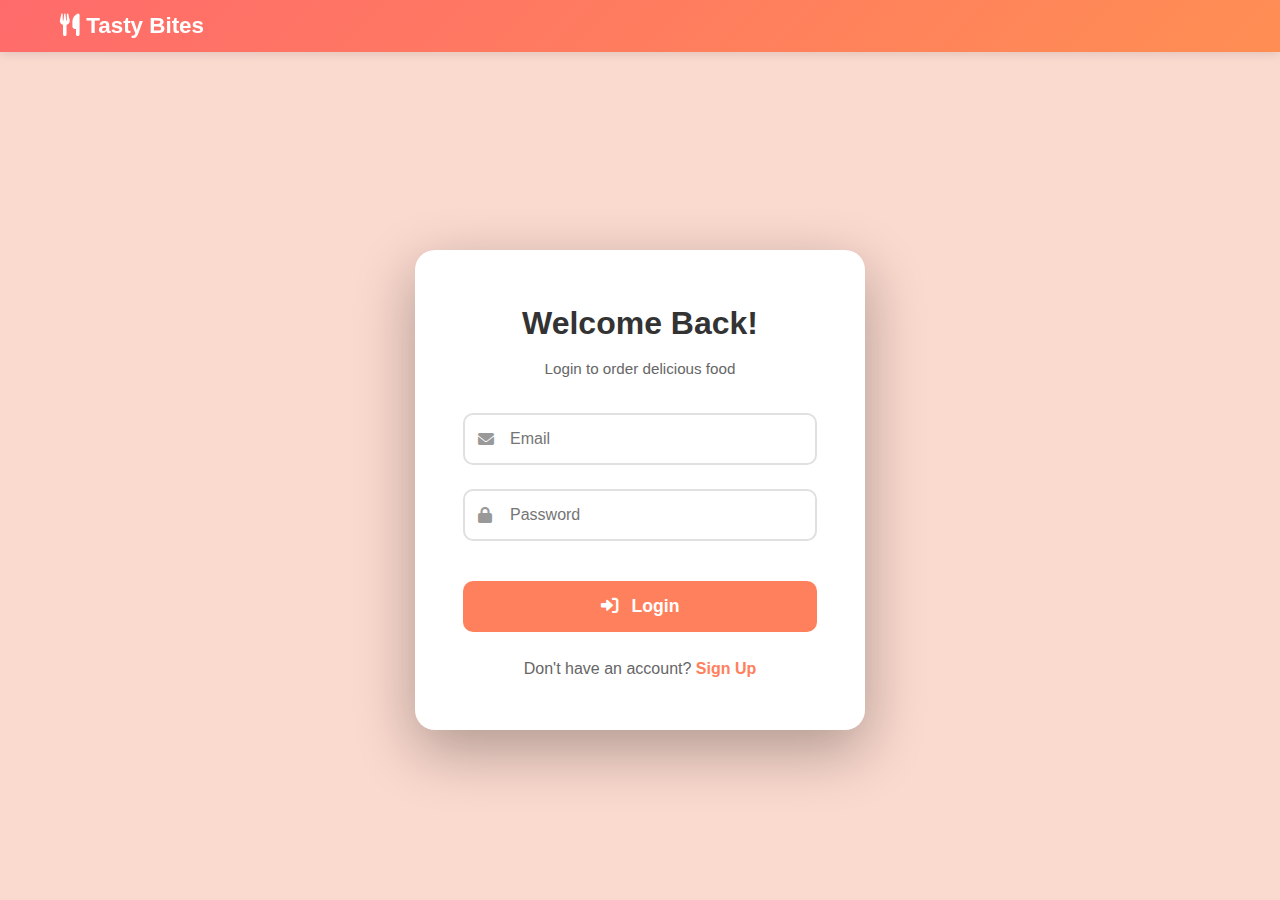
<file: auth.html>
<!DOCTYPE html>
<html lang="en">
<head>
    <meta charset="UTF-8">
    <meta name="viewport" content="width=device-width, initial-scale=1.0">
    <title>Login - Tasty Bites</title>
    <link rel="stylesheet" href="style.css">
    <link rel="stylesheet" href="https://cdnjs.cloudflare.com/ajax/libs/font-awesome/6.0.0/css/all.min.css">
</head>
<body>
    <!-- Navigation Bar -->
    <nav class="navbar">
        <div class="nav-container">
          <div class="nav-logo">
                <a href="index.html" style="text-decoration: none; color: white; display: flex; align-items: center; gap: 8px;">
                    <h2><i class="fas fa-utensils"></i> Tasty Bites</h2>
                </a>
            </div>
        </div>
    </nav>

    <!-- Auth Container -->
    <div class="auth-container">
        <div class="auth-box">
            <!-- Login Form -->
            <div id="login-form" class="auth-form active">
                <h2>Welcome Back!</h2>
                <p class="auth-subtitle">Login to order delicious food</p>
                
                <div class="input-group">
                    <i class="fas fa-envelope"></i>
                    <input type="email" id="login-email" placeholder="Email" required>
                </div>
                
                <div class="input-group">
                    <i class="fas fa-lock"></i>
                    <input type="password" id="login-password" placeholder="Password" required>
                </div>
                
                <button class="auth-button" onclick="handleLogin()">
                    <i class="fas fa-sign-in-alt"></i> Login
                </button>
                
                <p class="auth-switch">
                    Don't have an account? 
                    <a href="#" onclick="switchToSignup()">Sign Up</a>
                </p>
            </div>

            <!-- Signup Form -->
            <div id="signup-form" class="auth-form">
                <h2>Create Account</h2>
                <p class="auth-subtitle">Join us for amazing food experience</p>
                
                <div class="input-group">
                    <i class="fas fa-user"></i>
                    <input type="text" id="signup-name" placeholder="Full Name" required>
                </div>
                
                <div class="input-group">
                    <i class="fas fa-envelope"></i>
                    <input type="email" id="signup-email" placeholder="Email" required>
                </div>
                
                <div class="input-group">
                    <i class="fas fa-phone"></i>
                    <input type="tel" id="signup-phone" placeholder="Phone Number" required>
                </div>
                
                <div class="input-group">
                    <i class="fas fa-lock"></i>
                    <input type="password" id="signup-password" placeholder="Password" required>
                </div>
                
                <div class="input-group">
                    <i class="fas fa-lock"></i>
                    <input type="password" id="signup-confirm-password" placeholder="Confirm Password" required>
                </div>
                
                <button class="auth-button" onclick="handleSignup()">
                    <i class="fas fa-user-plus"></i> Sign Up
                </button>
                
                <p class="auth-switch">
                    Already have an account? 
                    <a href="#" onclick="switchToLogin()">Login</a>
                </p>
            </div>
        </div>
    </div>

    <script src="index.js"></script>
</body>
</html>
</file>
<file: style.css>
/* Reset and Base Styles */
* {
    margin: 0;
    padding: 0;
    box-sizing: border-box;
}

body {
    font-family: 'Arial', sans-serif;
    line-height: 1.6;
    color: #333;
    background-color: #f8f9fa;
}

.container {
    max-width: 1200px;
    margin: 0 auto;
    padding: 0 20px;
}

/* Navigation Bar - Updated with smaller sizes */
.navbar {
    background: linear-gradient(135deg, #ff6b6b, #ff8e53);
    color: white;
    padding: 0.5rem 0;
    position: fixed;
    width: 100%;
    top: 0;
    z-index: 1000;
    box-shadow: 0 2px 10px rgba(0,0,0,0.1);
}

.nav-container {
    max-width: 1200px;
    margin: 0 auto;
    display: flex;
    justify-content: space-between;
    align-items: center;
    padding: 0 20px;
}

.nav-logo h2 {
    font-size: 1.4rem;
    font-weight: bold;
}

.nav-menu {
    display: flex;
    list-style: none;
    gap: 1.5rem;
}

.nav-link {
    color: white;
    text-decoration: none;
    font-weight: 500;
    font-size: 1rem;
    transition: color 0.3s;
}

.nav-link:hover {
    color: #ffd93d;
}

.cart-icon {
    position: relative;
    cursor: pointer;
    font-size: 1.2rem;
}

.nav-actions {
    display: flex;
    align-items: center;
    gap: 1rem;
}

#cart-count {
    position: absolute;
    top: -6px;
    right: -6px;
    background: #ffd93d;
    color: #333;
    border-radius: 50%;
    width: 18px;
    height: 18px;
    display: flex;
    align-items: center;
    justify-content: center;
    font-size: 0.7rem;
    font-weight: bold;
}

/* Authentication Styles */
.auth-container {
    min-height: 100vh;
    display: flex;
    align-items: center;
    justify-content: center;
    padding: 100px 20px 20px;
    background: #ff845a45;
}

.auth-box {
    background: white;
    border-radius: 20px;
    box-shadow: 0 20px 60px rgba(0,0,0,0.3);
    padding: 3rem;
    width: 100%;
    max-width: 450px;
    animation: fadeInUp 0.6s ease;
}

.auth-form {
    display: none;
}

.auth-form.active {
    display: block;
    animation: fadeIn 0.5s ease;
}

.auth-form h2 {
    color: #333;
    margin-bottom: 0.5rem;
    font-size: 2rem;
    text-align: center;
}

.auth-subtitle {
    text-align: center;
    color: #666;
    margin-bottom: 2rem;
    font-size: 0.95rem;
}

.input-group {
    position: relative;
    margin-bottom: 1.5rem;
}

.input-group i {
    position: absolute;
    left: 15px;
    top: 50%;
    transform: translateY(-50%);
    color: #999;
    font-size: 1rem;
}

.input-group input {
    width: 100%;
    padding: 15px 15px 15px 45px;
    border: 2px solid #e0e0e0;
    border-radius: 10px;
    font-size: 1rem;
    transition: all 0.3s;
    outline: none;
}

.input-group input:focus {
    border-color: #ff805c;
    box-shadow: 0 0 0 3px hsl(13, 100%, 68%);
}

.auth-button {
    width: 100%;
    padding: 15px;
    background: #ff805c;
    color: white;
    border: none;
    border-radius: 10px;
    font-size: 1.1rem;
    font-weight: 600;
    cursor: pointer;
    transition: transform 0.3s, box-shadow 0.3s;
    margin-top: 1rem;
}

.auth-button:hover {
    transform: translateY(-2px);
    box-shadow: 0 10px 25px #ff805c;
}

.auth-button i {
    margin-right: 8px;
}

.auth-switch {
    text-align: center;
    margin-top: 1.5rem;
    color: #666;
}

.auth-switch a {
    color: #ff805c;
    text-decoration: none;
    font-weight: 600;
    transition: color 0.3s;
}

.auth-switch a:hover {
    color: #ff7f5c71;
}

.user-profile {
    display: flex;
    align-items: center;
    gap: 10px;
    cursor: pointer;
}

.user-avatar {
    width: 35px;
    height: 35px;
    border-radius: 50%;
    background: white;
    color: #ff6b6b;
    display: flex;
    align-items: center;
    justify-content: center;
    font-weight: bold;
}

.logout-btn {
    background: rgba(255, 255, 255, 0.2);
    border: 1px solid white;
    color: white;
    padding: 5px 15px;
    border-radius: 20px;
    cursor: pointer;
    font-size: 0.85rem;
    transition: all 0.3s;
}

.logout-btn:hover {
    background: white;
    color: #ff6b6b;
}

/* Hero Section */
.hero {
    position: relative;
    height: 100vh;
    display: flex;
    align-items: center;
    justify-content: center;
    text-align: center;
    color: white;
    margin-top: 60px;
    overflow: hidden;
}

.hero-video {
    position: absolute;
    top: 0;
    left: 0;
    width: 100%;
    height: 100%;
    object-fit: cover;
    z-index: -2;
}

.hero-overlay {
    position: absolute;
    top: 0;
    left: 0;
    width: 100%;
    height: 100%;
    background: rgba(0, 0, 0, 0.4);
    z-index: -1;
}

.hero-content h1 {
    font-size: 3.5rem;
    margin-bottom: 1rem;
    animation: fadeInUp 1s ease;
}

.hero-content p {
    font-size: 1.5rem;
    margin-bottom: 2rem;
    animation: fadeInUp 1s ease 0.3s both;
}

.cta-button {
    background: linear-gradient(135deg, #ff6b6b, #ff8e53);
    color: white;
    border: none;
    padding: 15px 30px;
    font-size: 1.2rem;
    border-radius: 50px;
    cursor: pointer;
    transition: transform 0.3s, box-shadow 0.3s;
    animation: fadeInUp 1s ease 0.6s both;
}

.cta-button:hover {
    transform: translateY(-3px);
    box-shadow: 0 10px 20px rgba(0,0,0,0.2);
}

/* Menu Section */
.menu-section {
    padding: 80px 0;
    background: white;
}

.section-title {
    text-align: center;
    font-size: 2.5rem;
    margin-bottom: 3rem;
    color: #333;
}

.food-grid {
    display: grid;
    grid-template-columns: repeat(auto-fit, minmax(300px, 1fr));
    gap: 2rem;
    margin-top: 2rem;
}

.food-card {
    background: white;
    border-radius: 15px;
    overflow: hidden;
    box-shadow: 0 5px 15px rgba(0,0,0,0.1);
    transition: transform 0.3s, box-shadow 0.3s;
}

.food-card:hover {
    transform: translateY(-5px);
    box-shadow: 0 10px 25px rgba(0,0,0,0.15);
}

.food-image {
    width: 100%;
    height: 200px;
    background: linear-gradient(135deg, #ff6b6b, #ff8e53);
    display: flex;
    align-items: center;
    justify-content: center;
    color: white;
    font-size: 3rem;
}

.food-info {
    padding: 1.5rem;
}

.food-name {
    font-size: 1.3rem;
    font-weight: bold;
    margin-bottom: 0.5rem;
}

.food-description {
    color: #666;
    margin-bottom: 1rem;
}

.food-price {
    font-size: 1.5rem;
    font-weight: bold;
    color: #ff6b6b;
    margin-bottom: 1rem;
}

.button-group {
    display: flex;
    gap: 10px;
    margin-top: 1rem;
}

.add-to-cart-btn, .order-now-btn {
    flex: 1;
    color: white;
    border: none;
    padding: 10px;
    border-radius: 25px;
    cursor: pointer;
    font-size: 0.9rem;
    transition: all 0.3s;
    display: flex;
    align-items: center;
    justify-content: center;
    gap: 5px;
}

.add-to-cart-btn {
    background: linear-gradient(135deg, #ff6b6b, #ff8e53);
}

.order-now-btn {
    background: linear-gradient(135deg, #4caf50, #45a049);
}

.add-to-cart-btn:hover {
    background: linear-gradient(135deg, #ff5252, #ff7043);
    transform: translateY(-2px);
}

.order-now-btn:hover {
    background: linear-gradient(135deg, #45a049, #4caf50);
    transform: translateY(-2px);
}

@media (max-width: 768px) {
    .button-group {
        flex-direction: column;
    }
    
    .add-to-cart-btn, .order-now-btn {
        font-size: 0.8rem;
        padding: 8px;
    }
}

/* Cart Sidebar */
.cart-sidebar {
    position: fixed;
    top: 0;
    right: -400px;
    width: 400px;
    height: 100vh;
    background: white;
    box-shadow: -5px 0 15px rgba(0,0,0,0.1);
    transition: right 0.3s;
    z-index: 2000;
    display: flex;
    flex-direction: column;
}

.cart-sidebar.active {
    right: 0;
}

.cart-header {
    display: flex;
    justify-content: space-between;
    align-items: center;
    padding: 1.5rem;
    border-bottom: 1px solid #eee;
}

.close-btn {
    background: none;
    border: none;
    font-size: 2rem;
    cursor: pointer;
    color: #666;
}

.cart-items {
    flex: 1;
    overflow-y: auto;
    padding: 1rem;
}

.cart-item {
    display: flex;
    justify-content: space-between;
    align-items: center;
    padding: 1rem;
    border-bottom: 1px solid #eee;
}

.cart-item-info h4 {
    margin-bottom: 0.5rem;
}

.cart-item-price {
    color: #ff6b6b;
    font-weight: bold;
}

.cart-footer {
    padding: 1.5rem;
    border-top: 1px solid #eee;
}

.cart-total {
    font-size: 1.3rem;
    margin-bottom: 1rem;
}

.order-btn {
    width: 100%;
    background: linear-gradient(135deg, #ff6b6b, #ff8e53);
    color: white;
    border: none;
    padding: 15px;
    border-radius: 25px;
    cursor: pointer;
    font-size: 1.1rem;
    transition: background 0.3s;
}

.order-btn:hover {
    background: linear-gradient(135deg, #ff5252, #ff7043);
}

/* Modal */
.modal {
    display: none;
    position: fixed;
    z-index: 3000;
    left: 0;
    top: 0;
    width: 100%;
    height: 100%;
    background-color: rgba(0,0,0,0.5);
}

.modal-content {
    background-color: white;
    margin: 15% auto;
    padding: 2rem;
    border-radius: 15px;
    width: 80%;
    max-width: 500px;
    text-align: center;
    animation: modalSlideIn 0.3s;
}

.order-confirmation i {
    font-size: 4rem;
    color: #4caf50;
    margin-bottom: 1rem;
}

.continue-btn {
    background: linear-gradient(135deg, #ff6b6b, #ff8e53);
    color: white;
    border: none;
    padding: 10px 20px;
    border-radius: 25px;
    cursor: pointer;
    margin-top: 1rem;
}

/* About Section */
.about-section {
    padding: 100px 0;
    background: linear-gradient(135deg, #f5f7fa 0%, #c3cfe2 100%);
    position: relative;
    overflow: hidden;
}

.about-section::before {
    content: '';
    position: absolute;
    top: 0;
    left: 0;
    right: 0;
    height: 300px;
    background: linear-gradient(135deg, rgba(255, 107, 107, 0.1), rgba(255, 142, 83, 0.1));
    transform: skewY(-3deg);
    transform-origin: top left;
}

.about-header {
    text-align: center;
    margin-bottom: 4rem;
    position: relative;
    z-index: 1;
}

.about-label {
    display: inline-block;
    background: linear-gradient(135deg, #ff6b6b, #ff8e53);
    color: white;
    padding: 8px 20px;
    border-radius: 50px;
    font-size: 0.9rem;
    font-weight: 600;
    margin-bottom: 1rem;
    letter-spacing: 1px;
}

.about-header h2 {
    font-size: 3rem;
    margin-bottom: 1rem;
    color: #333;
    font-weight: 700;
}

.about-lead {
    font-size: 1.3rem;
    color: #666;
    max-width: 700px;
    margin: 0 auto;
    line-height: 1.8;
}

.about-content {
    position: relative;
    z-index: 1;
}

.about-features {
    display: grid;
    grid-template-columns: repeat(auto-fit, minmax(250px, 1fr));
    gap: 2rem;
    margin-bottom: 4rem;
}

.feature-card {
    background: white;
    padding: 2.5rem 2rem;
    border-radius: 20px;
    text-align: center;
    box-shadow: 0 10px 30px rgba(0, 0, 0, 0.1);
    transition: all 0.4s ease;
    position: relative;
    overflow: hidden;
}

.feature-card::before {
    content: '';
    position: absolute;
    top: 0;
    left: -100%;
    width: 100%;
    height: 100%;
    background: linear-gradient(135deg, rgba(255, 107, 107, 0.1), rgba(255, 142, 83, 0.1));
    transition: left 0.4s ease;
}

.feature-card:hover::before {
    left: 0;
}

.feature-card:hover {
    transform: translateY(-10px);
    box-shadow: 0 20px 40px rgba(0, 0, 0, 0.15);
}

.feature-icon {
    width: 80px;
    height: 80px;
    margin: 0 auto 1.5rem;
    background: linear-gradient(135deg, #ff6b6b, #ff8e53);
    border-radius: 50%;
    display: flex;
    align-items: center;
    justify-content: center;
    font-size: 2rem;
    color: white;
    transition: all 0.4s ease;
}

.feature-card:hover .feature-icon {
    transform: scale(1.1) rotate(10deg);
}

.feature-card h3 {
    font-size: 1.5rem;
    margin-bottom: 1rem;
    color: #333;
}

.feature-card p {
    color: #666;
    line-height: 1.6;
}

.about-stats {
    display: grid;
    grid-template-columns: repeat(auto-fit, minmax(200px, 1fr));
    gap: 2rem;
    margin-bottom: 4rem;
    padding: 3rem;
    background: white;
    border-radius: 20px;
    box-shadow: 0 10px 30px rgba(0, 0, 0, 0.1);
}

.stat-item {
    text-align: center;
    padding: 1rem;
}

.stat-number {
    font-size: 3rem;
    font-weight: 700;
    background: linear-gradient(135deg, #ff6b6b, #ff8e53);
    -webkit-background-clip: text;
    -webkit-text-fill-color: transparent;
    background-clip: text;
    margin-bottom: 0.5rem;
}

.stat-label {
    font-size: 1.1rem;
    color: #666;
    font-weight: 500;
}

.about-mission {
    display: grid;
    grid-template-columns: 1fr 1fr;
    gap: 3rem;
    align-items: center;
    background: white;
    padding: 3rem;
    border-radius: 20px;
    box-shadow: 0 10px 30px rgba(0, 0, 0, 0.1);
}

.mission-content h3 {
    font-size: 2rem;
    margin-bottom: 1.5rem;
    color: #333;
}

.mission-content p {
    font-size: 1.1rem;
    color: #666;
    line-height: 1.8;
    margin-bottom: 1.5rem;
}

.mission-image {
    height: 400px;
    border-radius: 15px;
    overflow: hidden;
}

.image-placeholder {
    width: 100%;
    height: 100%;
    background: linear-gradient(135deg, #ff6b6b, #ff8e53);
    display: flex;
    align-items: center;
    justify-content: center;
    font-size: 8rem;
    color: white;
    opacity: 0.8;
}

@media (max-width: 768px) {
    .about-header h2 {
        font-size: 2rem;
    }
    
    .about-lead {
        font-size: 1.1rem;
    }
    
    .about-features {
        grid-template-columns: 1fr;
    }
    
    .about-stats {
        grid-template-columns: repeat(2, 1fr);
        padding: 2rem 1rem;
    }
    
    .stat-number {
        font-size: 2rem;
    }
    
    .about-mission {
        grid-template-columns: 1fr;
        padding: 2rem;
    }
    
    .mission-image {
        height: 300px;
    }
}

/* Footer */
.footer {
    background: #333;
    color: white;
    padding: 3rem 0 1rem;
}

.footer-content {
    display: grid;
    grid-template-columns: repeat(auto-fit, minmax(250px, 1fr));
    gap: 2rem;
    margin-bottom: 2rem;
}

.footer-section h3 {
    margin-bottom: 1rem;
    color: #ff6b6b;
}

.footer-section p {
    margin-bottom: 0.5rem;
}

.social-icons {
    display: flex;
    gap: 1rem;
    font-size: 1.5rem;
}

.footer-bottom {
    text-align: center;
    padding-top: 2rem;
    border-top: 1px solid #555;
}

/* Animations */
@keyframes fadeInUp {
    from {
        opacity: 0;
        transform: translateY(30px);
    }
    to {
        opacity: 1;
        transform: translateY(0);
    }
}

@keyframes fadeIn {
    from {
        opacity: 0;
    }
    to {
        opacity: 1;
    }
}

@keyframes modalSlideIn {
    from {
        opacity: 0;
        transform: translateY(-50px);
    }
    to {
        opacity: 1;
        transform: translateY(0);
    }
}

/* Responsive Design */
@media (max-width: 768px) {
    .nav-menu {
        display: none;
    }
    
    .hero-content h1 {
        font-size: 2.5rem;
    }
    
    .hero-content p {
        font-size: 1.2rem;
    }
    
    .cart-sidebar {
        width: 100%;
        right: -100%;
    }
    
    .food-grid {
        grid-template-columns: 1fr;
    }
    
    .auth-box {
        padding: 2rem 1.5rem;
    }
    
    .auth-form h2 {
        font-size: 1.6rem;
    }
}
</file>
